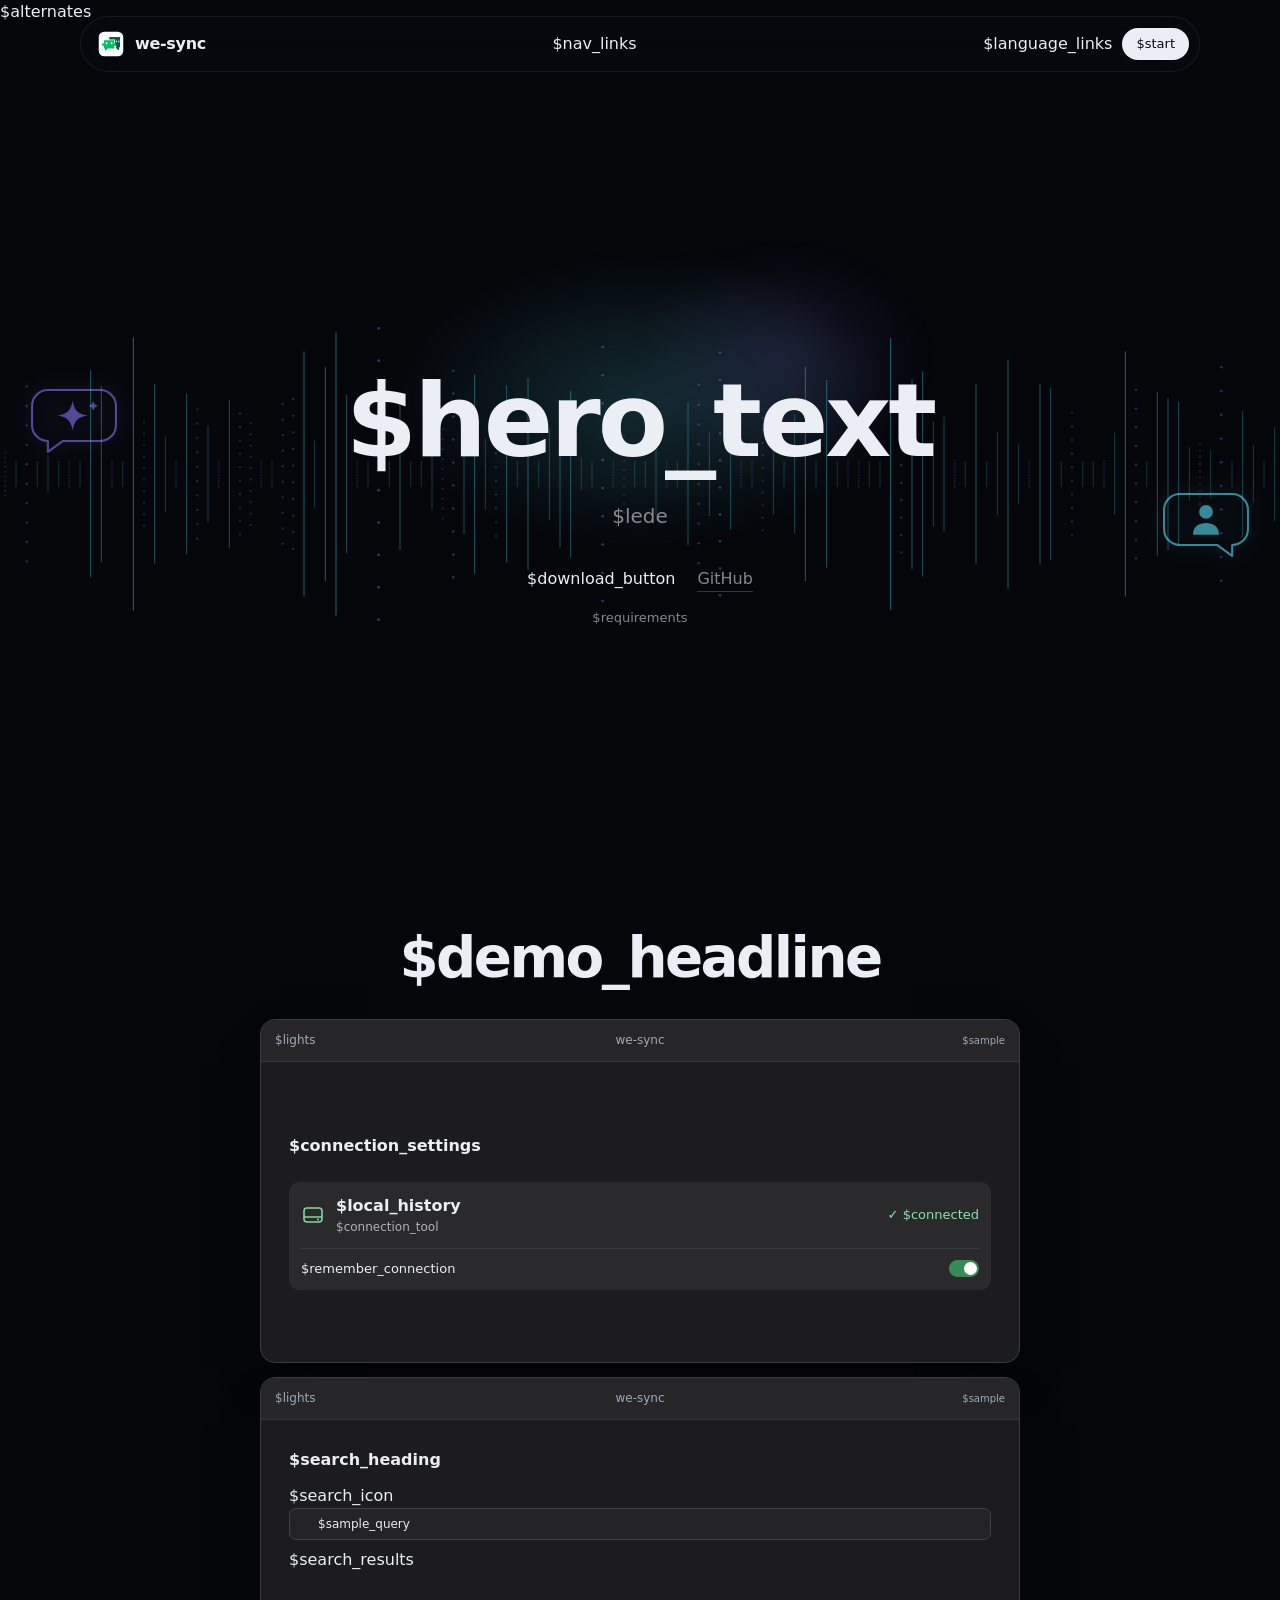
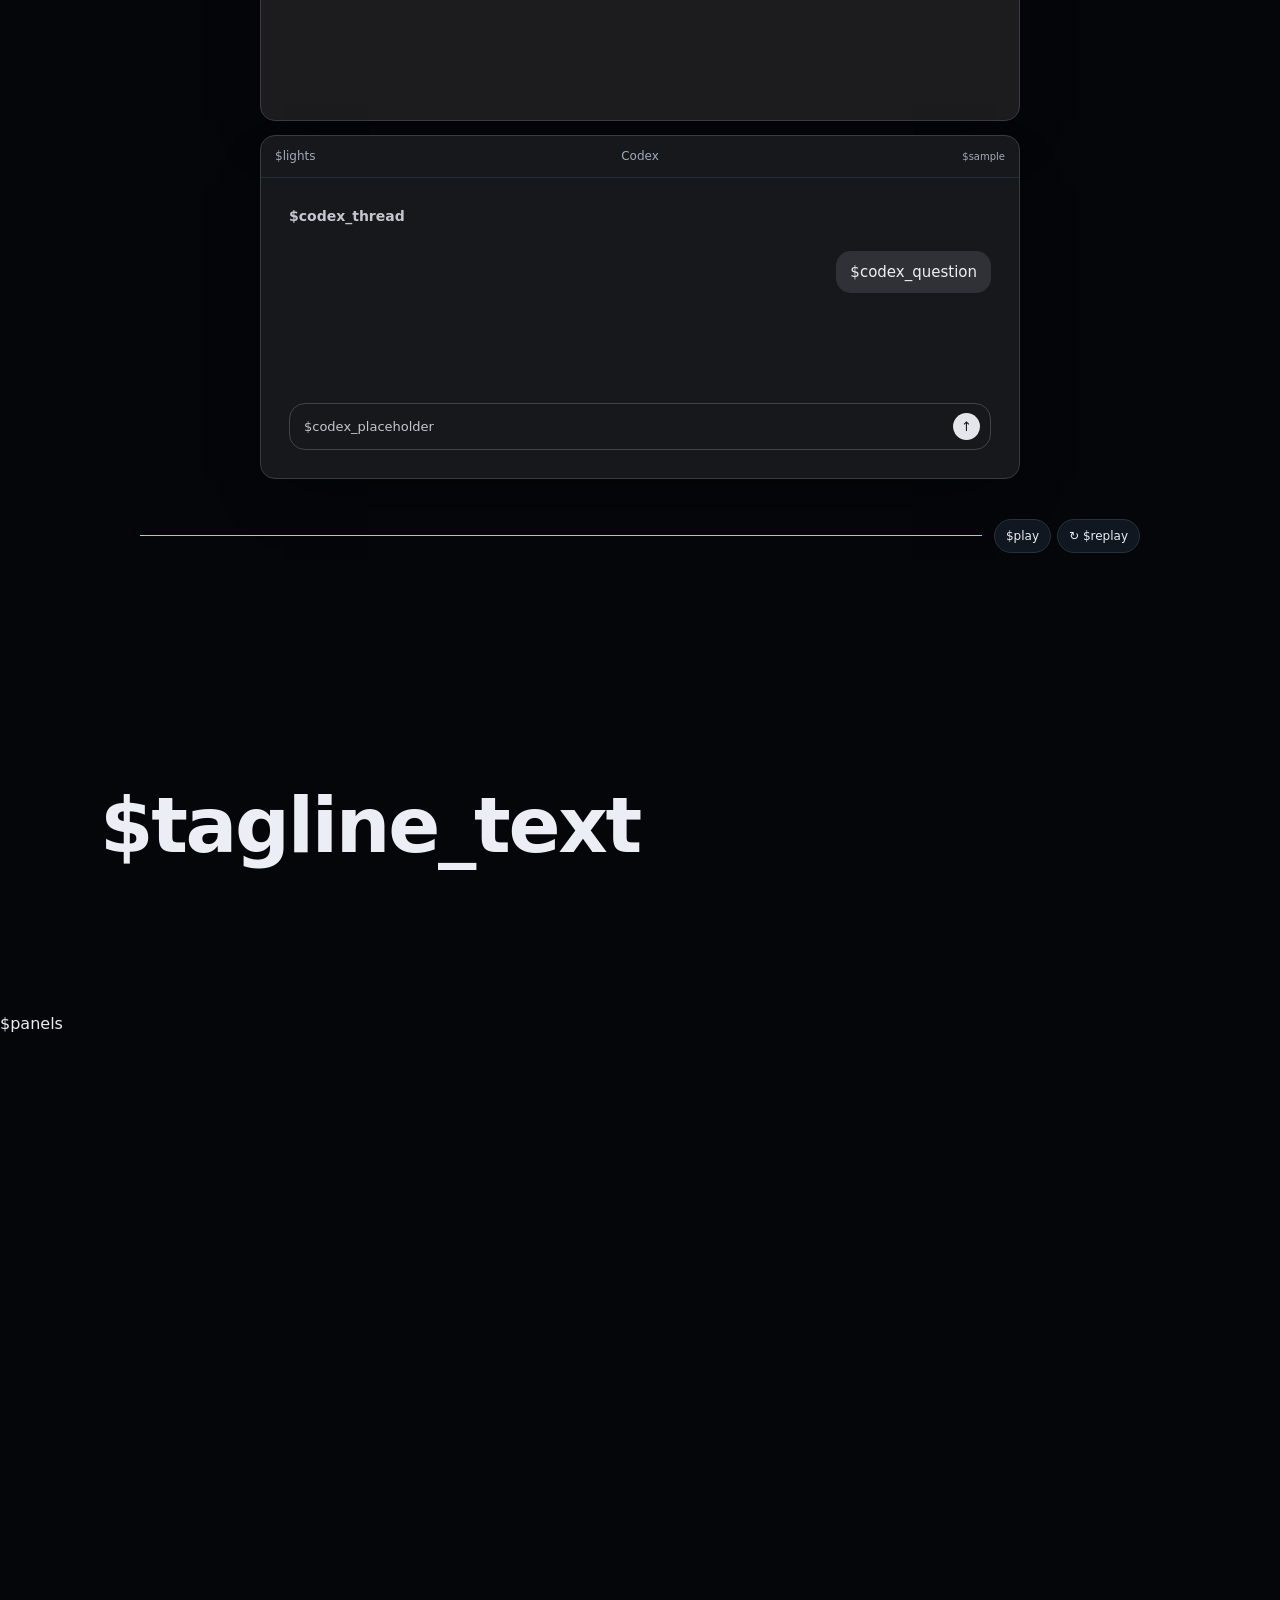
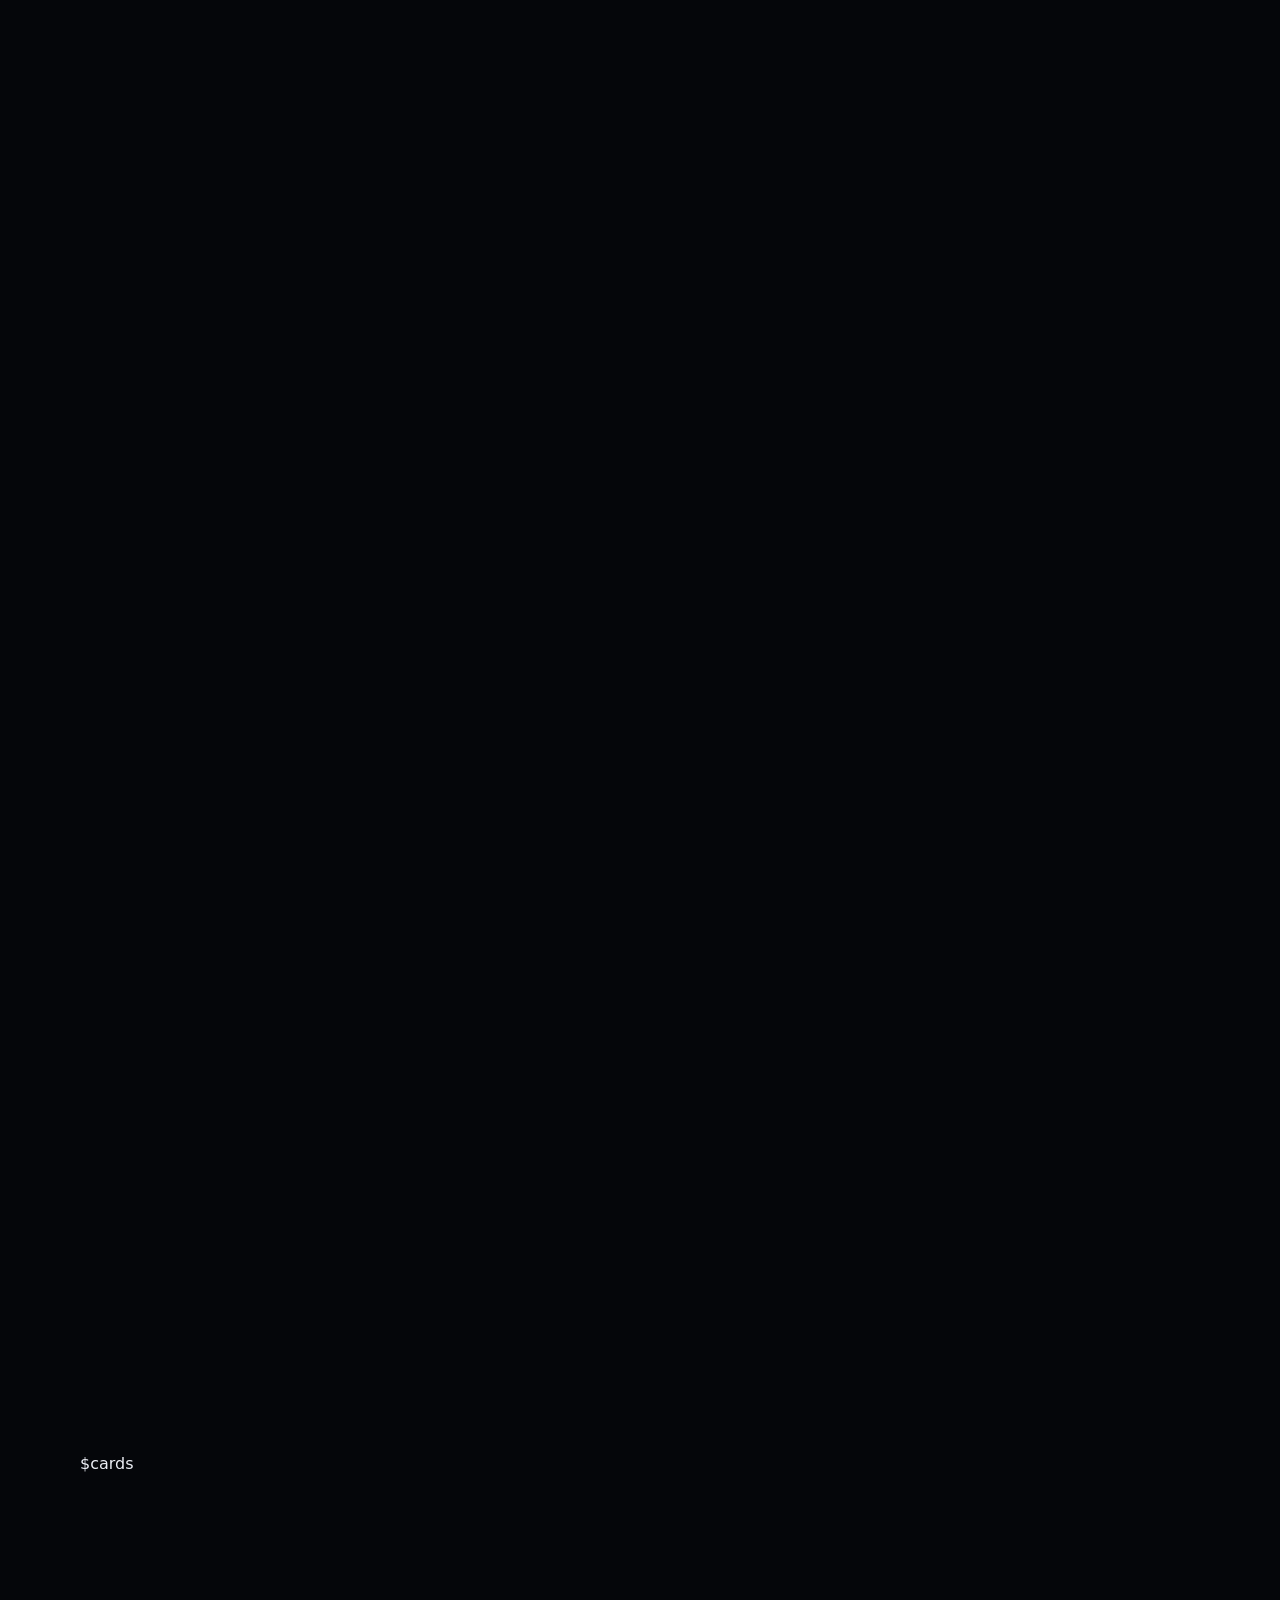
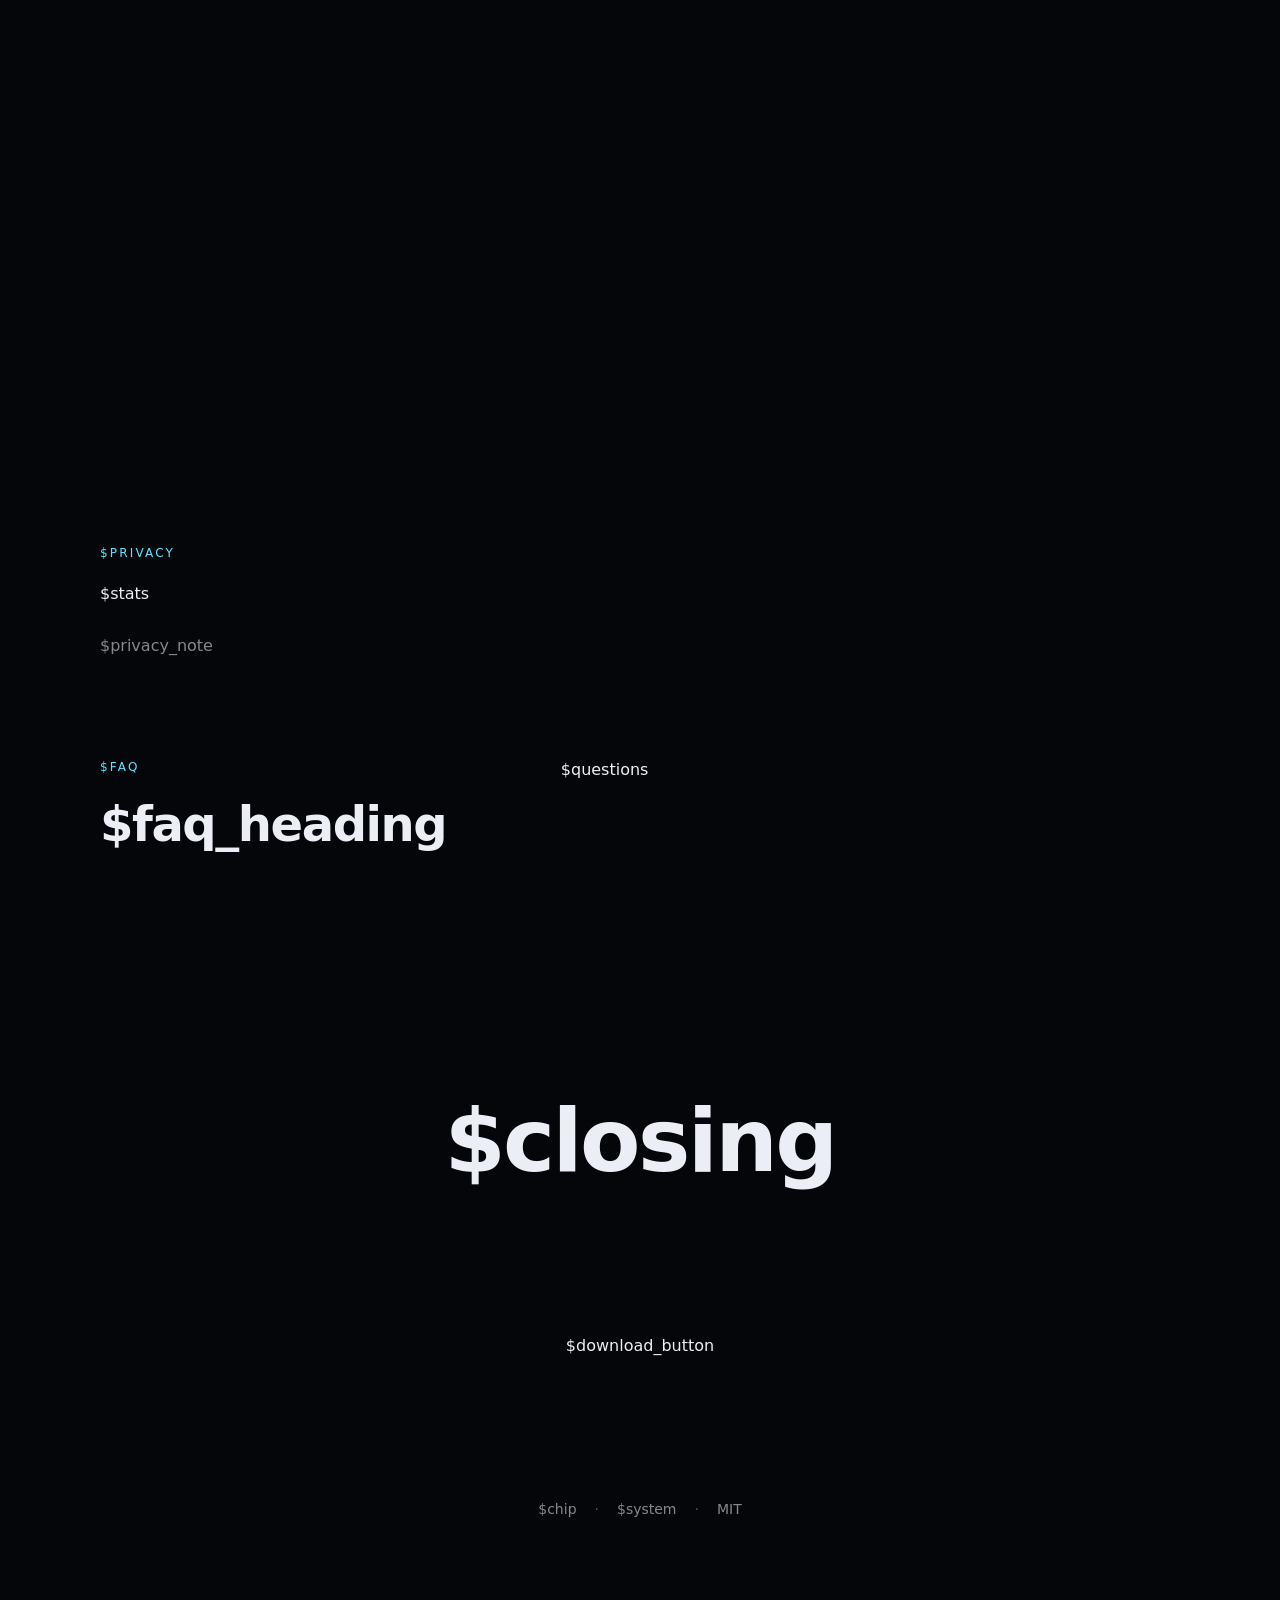
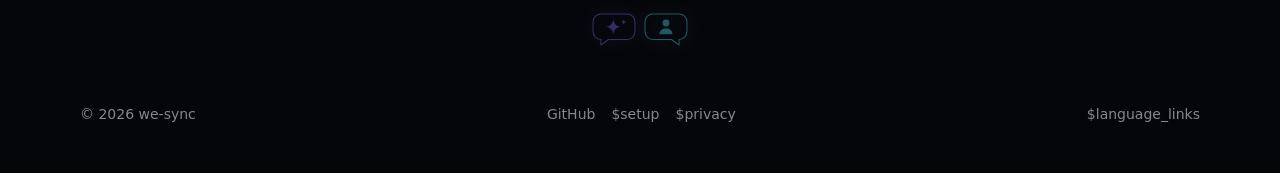
<file: website/layout.html>
<!doctype html>
<html lang="$lang">
<head>
  <meta charset="utf-8">
  <meta name="viewport" content="width=device-width, initial-scale=1">
  <meta name="color-scheme" content="dark">
  <meta name="theme-color" content="#05060a">
  <title>$title</title>
  <meta name="description" content="$lede">
  <meta property="og:title" content="$title">
  <meta property="og:description" content="$lede">
  <link rel="icon" type="image/svg+xml" href="assets/icon.svg">
  $alternates
  <link rel="stylesheet" href="assets/site.css">
  <script src="assets/site.js" defer></script>
</head>
<body>
  <a class="skip" href="#main">$skip</a>
  <header class="nav" id="top">
    <div class="nav-capsule">
      <a class="brand" href="#hero"><img src="assets/icon.svg" width="28" height="28" alt="">we-sync</a>
      <nav class="nav-links" aria-label="$navigation">$nav_links</nav>
      <div class="nav-end">
        $language_links
        <a class="btn btn-tiny" href="$download_url">$start</a>
        <button class="menu-btn" type="button" aria-expanded="false" aria-controls="menu" aria-label="$open_menu" data-open="$open_menu" data-close="$close_menu"><span></span><span></span></button>
      </div>
    </div>
    <div class="nav-panel" id="menu" hidden>
      <nav aria-label="$navigation">$nav_links<a href="$download_url">$start</a></nav>
      $language_links
    </div>
  </header>

  <main id="main">
    <section class="hero" id="hero" aria-labelledby="hero-title">
      <div class="chat-accents chat-accents-hero" aria-hidden="true">
        <svg class="chat-bubble chat-bubble-ai" viewBox="0 0 64 48" focusable="false" aria-hidden="true"><path class="chat-bubble-shell" d="M13 1.5H51A11.5 11.5 0 0 1 62.5 13V27A11.5 11.5 0 0 1 51 38.5H24L13 46.5V38.5A11.5 11.5 0 0 1 1.5 27V13A11.5 11.5 0 0 1 13 1.5Z"/><path class="chat-bubble-mark" d="M31 9C32 16 35 19 42 20C35 21 32 24 31 31C30 24 27 21 20 20C27 19 30 16 31 9ZM46 9.5Q46.6 12.5 49.5 13Q46.6 13.5 46 16.5Q45.4 13.5 42.5 13Q45.4 12.5 46 9.5Z"/></svg>
        <svg class="chat-bubble chat-bubble-human" viewBox="0 0 64 48" focusable="false" aria-hidden="true"><path class="chat-bubble-shell" d="M13 1.5H51A11.5 11.5 0 0 1 62.5 13V27A11.5 11.5 0 0 1 51 38.5V46.5L40 38.5H13A11.5 11.5 0 0 1 1.5 27V13A11.5 11.5 0 0 1 13 1.5Z"/><path class="chat-bubble-mark" d="M32 9.5A5 5 0 1 1 32 19.5A5 5 0 1 1 32 9.5ZM22.5 31C22.5 25 27 22.5 32 22.5C37 22.5 41.5 25 41.5 31Z"/></svg>
      </div>
      <canvas id="field" class="field" aria-hidden="true"></canvas>
      <div class="hero-halo" aria-hidden="true"></div>
      <div class="hero-copy">
        <h1 id="hero-title" aria-label="$hero_label">$hero_text</h1>
        <p class="lede">$lede</p>
        <div class="cta">$download_button<a class="text-link" href="$repo">GitHub</a></div>
        <p class="fine">$requirements</p>
      </div>
    </section>

    <section class="demo promo-demo" id="demo" aria-labelledby="demo-title">
      <div class="promo-frame">
        <h2 class="demo-headline" id="demo-title">$demo_headline</h2>
        <div class="demo-stage" id="preview">
          <section class="editor demo-scene native-scene" id="demo-connect" aria-label="$connect_step">
            <div class="editor-bar">$lights<span>we-sync</span><small>$sample</small></div>
            <div class="connection-scene">
              <h3>$connection_settings</h3>
              <div class="connection-details">
                <div class="connection-source">
                  <svg viewBox="0 0 24 24" aria-hidden="true"><rect x="3" y="5" width="18" height="14" rx="3"/><path d="M3 14h18m-5 2.5h2"/></svg>
                  <div><strong>$local_history</strong><small>$connection_tool</small></div>
                  <span class="connection-status"><i aria-hidden="true">✓</i> $connected</span>
                </div>
                <div class="connection-preference"><span>$remember_connection</span><span class="connection-switch" aria-hidden="true"></span></div>
              </div>
            </div>
          </section>
          <section class="editor demo-scene native-scene" id="demo-search" aria-label="$search_step">
            <div class="editor-bar">$lights<span>we-sync</span><small>$sample</small></div>
            <div class="message-search">
              <h3>$search_heading</h3>
              <label class="demo-search">$search_icon<input type="search" aria-label="$search" placeholder="$search" value="$sample_query" readonly></label>
              <div class="demo-results" aria-live="polite">$search_results<p class="empty" hidden>$no_results</p></div>
            </div>
          </section>
          <section class="editor demo-scene codex-scene" id="demo-codex" aria-label="$analysis_step">
            <div class="editor-bar">$lights<span>Codex</span><small>$sample</small></div>
            <div class="codex-thread">
              <h3>$codex_thread</h3>
              <p class="codex-question">$codex_question</p>
              <div class="codex-composer">
                <span class="codex-placeholder">$codex_placeholder</span>
                <span class="codex-draft">$codex_question</span>
                <span class="codex-send" aria-hidden="true">↑</span>
              </div>
            </div>
          </section>
        </div>
        <div class="demo-bottom">
          <div class="demo-timer" aria-hidden="true"><i></i></div>
          <div class="play-controls" hidden>
            <button id="pause" type="button" data-pause="$pause" data-play="$play">$pause</button>
            <button id="replay" type="button"><span aria-hidden="true">↻</span> $replay</button>
          </div>
        </div>
      </div>
    </section>

    <section class="tagline" id="tagline" aria-labelledby="tagline-title">
      <h2 id="tagline-title" aria-label="$tagline_label">$tagline_text</h2>
    </section>

    <section class="features" id="features" aria-label="$features">
      <div class="features-pin">
        <div class="features-track">$panels</div>
        <div class="features-progress" aria-hidden="true"><i></i><i></i><i></i><i></i></div>
      </div>
    </section>

    <section class="bento" id="bento" aria-label="$features">
      <div class="bento-grid">$cards</div>
    </section>

    <section class="privacy" id="privacy" aria-labelledby="privacy-title">
      <h2 class="kicker" id="privacy-title">$privacy</h2>
      <div class="stats">$stats</div>
      <p class="privacy-note">$privacy_note</p>
    </section>

    <section class="faq" id="faq" aria-labelledby="faq-title">
      <div class="faq-head"><p class="kicker">$faq</p><h2 id="faq-title">$faq_heading</h2></div>
      <div class="faq-list">$questions</div>
    </section>

    <section class="download" id="download" aria-labelledby="download-title">
      <div class="chat-accents chat-accents-end" aria-hidden="true">
        <svg class="chat-bubble chat-bubble-ai" viewBox="0 0 64 48" focusable="false" aria-hidden="true"><path class="chat-bubble-shell" d="M13 1.5H51A11.5 11.5 0 0 1 62.5 13V27A11.5 11.5 0 0 1 51 38.5H24L13 46.5V38.5A11.5 11.5 0 0 1 1.5 27V13A11.5 11.5 0 0 1 13 1.5Z"/><path class="chat-bubble-mark" d="M31 9C32 16 35 19 42 20C35 21 32 24 31 31C30 24 27 21 20 20C27 19 30 16 31 9ZM46 9.5Q46.6 12.5 49.5 13Q46.6 13.5 46 16.5Q45.4 13.5 42.5 13Q45.4 12.5 46 9.5Z"/></svg>
        <svg class="chat-bubble chat-bubble-human" viewBox="0 0 64 48" focusable="false" aria-hidden="true"><path class="chat-bubble-shell" d="M13 1.5H51A11.5 11.5 0 0 1 62.5 13V27A11.5 11.5 0 0 1 51 38.5V46.5L40 38.5H13A11.5 11.5 0 0 1 1.5 27V13A11.5 11.5 0 0 1 13 1.5Z"/><path class="chat-bubble-mark" d="M32 9.5A5 5 0 1 1 32 19.5A5 5 0 1 1 32 9.5ZM22.5 31C22.5 25 27 22.5 32 22.5C37 22.5 41.5 25 41.5 31Z"/></svg>
      </div>
      <canvas id="field-end" class="field field-end" aria-hidden="true"></canvas>
      <h2 id="download-title">$closing</h2>
      $download_button
      <ul class="reqs" aria-label="$system_requirements"><li>$chip</li><li>$system</li><li>MIT</li></ul>
    </section>
  </main>

  <footer class="foot">
    <p>© 2026 we-sync</p>
    <nav aria-label="$footer"><a href="$repo">GitHub</a><a href="$repo/blob/main/docs/FIRST_RUN_SETUP.md">$setup</a><a href="$repo/blob/main/PRIVACY.md">$privacy</a></nav>
    $language_links
  </footer>
</body>
</html>
</file>
<file: website/assets/site.css>
:root {
  --bg: #05060A;
  --fg: #ECEEF5;
  --mute: rgba(236, 238, 245, .56);
  --cyan: #5BE7FF;
  --purple: #8B7BFF;
  --ease: cubic-bezier(0.22, 1, 0.36, 1);
  --card: 24px;
  --pad: 20px;
  --max: 1120px;
}

html, body {
  overflow-x: clip;
}

html {
  background: var(--bg);
  color: var(--fg);
  color-scheme: dark;
}

* {
  box-sizing: border-box;
}

html, body {
  margin: 0;
  min-height: 100%;
}

body {
  font-family: Inter, -apple-system, "PingFang SC", "PingFang TC", system-ui, sans-serif;
  font-weight: 400;
  font-size: 16px;
  line-height: 1.5;
  background: var(--bg);
  color: var(--fg);
  font-synthesis: none;
  -webkit-font-smoothing: antialiased;
  text-rendering: optimizeLegibility;
}

img, svg {
  display: block;
  max-width: 100%;
}

button, a {
  font: inherit;
  color: inherit;
}

button {
  background: none;
  border: 0;
  padding: 0;
  cursor: pointer;
}

a {
  text-decoration: none;
}

:focus {
  outline: none;
}

:focus-visible {
  outline: 2px solid var(--cyan);
  outline-offset: 2px;
}

::selection {
  background: rgba(91, 231, 255, .28);
  color: var(--fg);
}

.skip {
  position: absolute;
  left: 12px;
  top: 12px;
  z-index: 80;
  padding: 8px 14px;
  border-radius: 999px;
  background: var(--fg);
  color: var(--bg);
  transform: translateY(-120%);
  opacity: 0;
}

.skip:focus-visible {
  transform: none;
  opacity: 1;
}

.kicker {
  margin: 0 0 12px;
  color: var(--cyan);
  font-size: 12px;
  font-weight: 500;
  letter-spacing: .18em;
  text-transform: uppercase;
}

.btn {
  display: inline-flex;
  align-items: center;
  justify-content: center;
  gap: 8px;
  min-height: 48px;
  padding: 0 22px;
  border-radius: 999px;
  font-weight: 500;
  background: var(--fg);
  color: #07080d;
}

.btn-tiny {
  min-height: 32px;
  padding: 0 14px;
  font-size: 13px;
}

.btn-glow {
  position: relative;
  isolation: isolate;
  z-index: 0;
  overflow: hidden;
}

.btn-glow::before,
.btn-glow::after {
  content: "";
  position: absolute;
  pointer-events: none;
}

.btn-glow::before {
  inset: auto;
  width: 200%;
  aspect-ratio: 1;
  height: auto;
  left: 50%;
  top: 50%;
  border-radius: 0;
  background: conic-gradient(from 0deg, var(--cyan), var(--purple), var(--cyan));
  z-index: -2;
  animation: glow-spin 7s linear infinite;
  transform: translate(-50%, -50%);
}

.btn-glow::after {
  inset: 1.5px;
  border-radius: inherit;
  background: var(--fg);
  z-index: -1;
}

.btn-glyph {
  width: 16px;
  height: 16px;
}

.text-link {
  color: var(--mute);
  font-weight: 500;
  border-bottom: 1px solid rgba(236, 238, 245, .2);
}

.text-link:hover {
  color: var(--fg);
}

.lang {
  display: flex;
  align-items: center;
  gap: 2px;
}

.lang a {
  padding: 4px 8px;
  border-radius: 999px;
  color: var(--mute);
  font-size: 13px;
  font-weight: 500;
}

.lang a[aria-current="page"] {
  color: var(--fg);
  background: rgba(236, 238, 245, .08);
}

.nav {
  position: fixed;
  top: 16px;
  left: 0;
  right: 0;
  z-index: 50;
  display: flex;
  justify-content: center;
  padding: 0 12px;
  pointer-events: none;
}

.nav-capsule {
  pointer-events: auto;
  position: relative;
  z-index: 2;
  width: min(var(--max), 100%);
  display: flex;
  align-items: center;
  gap: 18px;
  min-height: 56px;
  padding: 8px 10px 8px 16px;
  border-radius: 999px;
  background: rgba(8, 10, 16, .62);
  border: 1px solid rgba(236, 238, 245, .08);
  backdrop-filter: blur(20px);
  -webkit-backdrop-filter: blur(20px);
}

.brand {
  display: flex;
  align-items: center;
  gap: 10px;
  font-weight: 600;
  letter-spacing: -.02em;
  flex: 0 0 auto;
}

.brand img {
  width: 28px;
  height: 28px;
  border-radius: 8px;
}

.nav-links {
  display: flex;
  flex: 1;
  justify-content: center;
  flex-wrap: wrap;
  gap: 18px 28px;
}

.nav-links a {
  color: var(--mute);
  font-size: 14px;
  font-weight: 500;
}

.nav-links a:hover {
  color: var(--fg);
}

.nav-end {
  margin-left: auto;
  display: flex;
  align-items: center;
  gap: 10px;
}

.menu-btn {
  display: none;
  width: 40px;
  height: 40px;
  place-items: center;
  position: relative;
  border-radius: 999px;
}

.menu-btn span {
  position: absolute;
  width: 16px;
  height: 1.5px;
  background: var(--fg);
  border-radius: 2px;
  transition: transform 500ms var(--ease);
}

.menu-btn span:first-child {
  transform: translateY(-3px);
}

.menu-btn span:last-child {
  transform: translateY(3px);
}

.nav.is-open .menu-btn span:first-child {
  transform: rotate(45deg);
}

.nav.is-open .menu-btn span:last-child {
  transform: rotate(-45deg);
}

.nav-panel[hidden] {
  display: flex !important;
}

.nav-panel {
  pointer-events: none;
  position: fixed;
  inset: 0;
  z-index: 1;
  display: flex;
  flex-direction: column;
  justify-content: center;
  gap: 48px;
  padding: 96px 28px 40px;
  background: rgba(5, 6, 10, .92);
  backdrop-filter: blur(20px);
  -webkit-backdrop-filter: blur(20px);
  transform: translateY(-8px);
  opacity: 0;
  visibility: hidden;
  transition: opacity 300ms, transform 700ms var(--ease), visibility 300ms;
}

.nav.is-open .nav-panel {
  pointer-events: auto;
  opacity: 1;
  transform: none;
  visibility: visible;
}

.nav-panel nav {
  display: flex;
  flex-direction: column;
  gap: 18px;
}

.nav-panel a {
  font-size: clamp(28px, 8vw, 44px);
  font-weight: 600;
  letter-spacing: -.03em;
}

.hero {
  position: relative;
  min-height: 100svh;
  display: grid;
  place-items: center;
  padding: 120px 20px 72px;
  overflow: clip;
}

.field {
  position: absolute;
  inset: 0;
  width: 100%;
  height: 100%;
  pointer-events: none;
}

.hero-halo {
  position: absolute;
  width: min(720px, 80vw);
  height: min(420px, 50vh);
  left: 50%;
  top: 42%;
  transform: translate(-50%, -50%);
  background:
    radial-gradient(closest-side, rgba(91, 231, 255, .16), transparent 70%),
    radial-gradient(closest-side at 70% 40%, rgba(139, 123, 255, .14), transparent 68%);
  filter: blur(8px);
  pointer-events: none;
}

.hero-copy {
  position: relative;
  z-index: 1;
  width: min(980px, 100%);
  text-align: center;
  overflow-wrap: anywhere;
}

.hero h1 {
  margin: 0;
  font-size: clamp(40px, 8vw, 120px);
  font-weight: 600;
  letter-spacing: -.03em;
  line-height: 1.02;
}

.hero-line {
  display: block;
}

.hero-ch {
  display: inline-block;
  white-space: nowrap;
  will-change: transform, opacity, filter;
}

.hero-accent {
  color: var(--cyan);
}

.hero-caret {
  display: inline-block;
  width: 3px;
  height: .78em;
  margin-inline: .08em 0;
  background: var(--cyan);
  border-radius: 2px;
  vertical-align: -.08em;
  animation: blink 1.1s steps(1) infinite;
  box-shadow: 0 0 18px rgba(91, 231, 255, .7);
}

.js:not(.reduced):not(.booted) .hero-ch {
  opacity: 0;
  transform: translateY(40%);
  filter: blur(8px);
}

.js.booted .hero-ch {
  opacity: 1;
  transform: none;
  filter: none;
  transition: transform 800ms var(--ease), opacity 800ms var(--ease), filter 800ms var(--ease);
  transition-delay: calc(var(--i) * 30ms);
}

.js.booted [data-split="word"] .hero-ch {
  transition-delay: calc(var(--i) * 60ms);
}

.lede {
  margin: 28px auto 0;
  max-width: 34em;
  color: var(--mute);
  font-size: clamp(16px, 2vw, 20px);
}

.cta {
  margin-top: 36px;
  display: flex;
  justify-content: center;
  align-items: center;
  gap: 22px;
  flex-wrap: wrap;
}

.fine {
  margin: 16px 0 0;
  color: var(--mute);
  font-size: 13px;
}

.demo {
  position: relative;
  padding: 16px 16px 40px;
}

.promo-demo {
  padding-top: 0;
}

.promo-frame {
  display: block;
  width: 100%;
  max-width: 1120px;
  margin: 0 auto;
  border: 0;
  background: transparent;
  color-scheme: dark;
  overflow: hidden;
}

.tagline {
  padding: 18vh 20px 16vh;
}

.tagline h2 {
  width: min(1080px, 100%);
  margin: 0 auto;
  font-size: clamp(40px, 6vw, 88px);
  font-weight: 600;
  letter-spacing: -.03em;
  line-height: 1.08;
  overflow-wrap: anywhere;
}

.tag-line {
  display: block;
}

.t-ch {
  display: inline-block;
  white-space: nowrap;
  opacity: 1;
}

.js:not(.reduced) .t-ch {
  opacity: .28;
  text-shadow: none;
}

.js:not(.reduced) .t-ch.lit {
  opacity: 1;
  color: var(--fg);
  text-shadow: none;
  animation: tag-flash 600ms var(--ease);
}

.features {
  position: relative;
  overflow-x: clip;
}

.features-pin {
  padding: 48px 20px;
  position: relative;
}

.features-track {
  display: grid;
  gap: 64px;
}

.feature-panel {
  display: grid;
  gap: 28px;
  align-items: center;
}

.features-progress {
  display: none;
}

.feature-copy h3 {
  margin: 0 0 12px;
  font-size: clamp(28px, 4vw, 48px);
  font-weight: 600;
  letter-spacing: -.03em;
  line-height: 1.1;
}

.feature-copy p {
  margin: 0;
  color: var(--mute);
  font-size: 18px;
  max-width: 28em;
}

.shot {
  margin: 0;
  min-width: 0;
}

.feature-copy {
  min-width: 0;
}

.shot[data-scene] {
  contain: layout paint;
}

.shot-frame {
  border-radius: var(--card);
  padding: 12px;
  overflow: hidden;
  background:
    linear-gradient(135deg, rgba(91, 231, 255, .55), rgba(139, 123, 255, .28));
  box-shadow: 0 0 48px rgba(91, 231, 255, .08);
}
.bento {
  padding: 40px 16px 80px;
}

.bento-grid {
  width: min(var(--max), 100%);
  margin: 0 auto;
  display: grid;
  gap: 14px;
}

.bento-card {
  --mx: 50%;
  --my: 50%;
  position: relative;
  overflow: hidden;
  border-radius: var(--card);
  padding: var(--pad);
  background: rgba(14, 16, 24, .72);
  border: 1px solid rgba(236, 238, 245, .08);
  min-height: 220px;
  display: flex;
  flex-direction: column;
  gap: 10px;
}

.bento-card::before {
  content: "";
  position: absolute;
  inset: 0;
  border-radius: inherit;
  padding: 1px;
  background: radial-gradient(180px circle at var(--mx) var(--my), rgba(91, 231, 255, .8), rgba(139, 123, 255, .2) 36%, transparent 68%);
  -webkit-mask: linear-gradient(#000 0 0) content-box, linear-gradient(#000 0 0);
  -webkit-mask-composite: xor;
  mask: linear-gradient(#000 0 0) content-box, linear-gradient(#000 0 0);
  mask-composite: exclude;
  opacity: 0;
  transition: opacity 300ms;
  pointer-events: none;
}

.bento-card:hover::before {
  opacity: 1;
}

.bento-icon {
  width: 36px;
  height: 36px;
  color: var(--cyan);
}

.bento-icon svg {
  width: 28px;
  height: 28px;
  fill: none;
  stroke: currentColor;
  stroke-width: 1.5;
  stroke-linecap: round;
  stroke-linejoin: round;
}

.bento-card h3 {
  margin: 0;
  font-size: 20px;
  font-weight: 600;
  letter-spacing: -.02em;
}

.bento-card p {
  margin: 0;
  color: var(--mute);
  font-size: 15px;
}

.mini {
  margin-top: auto;
  min-height: 64px;
  display: flex;
  align-items: center;
  gap: 10px;
  color: var(--fg);
  font-size: 13px;
  font-weight: 500;
}
.privacy {
  padding: 48px 20px 80px;
  width: min(var(--max), 100%);
  margin: 0 auto;
}

.stats {
  display: grid;
  gap: 24px;
  margin-top: 20px;
}

.stat-value {
  margin: 0;
  font-size: clamp(48px, 8vw, 88px);
  font-weight: 600;
  letter-spacing: -.04em;
  line-height: 1;
  color: var(--cyan);
}

.stat-value small {
  margin-left: 8px;
  font-size: .38em;
  color: var(--fg);
  font-weight: 500;
  letter-spacing: -.02em;
}

.stat-label {
  margin: 10px 0 0;
  color: var(--mute);
  max-width: 16em;
}

.privacy-note {
  margin: 28px 0 0;
  color: var(--mute);
  max-width: 42em;
}

.faq {
  width: min(var(--max), 100%);
  margin: 0 auto;
  padding: 20px 20px 96px;
  display: grid;
  gap: 28px;
}

.faq-head h2 {
  margin: 0;
  font-size: clamp(28px, 4vw, 48px);
  letter-spacing: -.03em;
}

.faq-item {
  border-top: 1px solid rgba(236, 238, 245, .1);
}

.faq-item:last-child {
  border-bottom: 1px solid rgba(236, 238, 245, .1);
}

.faq-item summary {
  list-style: none;
  cursor: pointer;
  display: flex;
  align-items: center;
  justify-content: space-between;
  gap: 16px;
  padding: 18px 0;
  font-size: 18px;
  font-weight: 500;
}

.faq-item summary::-webkit-details-marker {
  display: none;
}

.faq-item summary::after {
  content: "";
  width: 12px;
  height: 12px;
  flex: 0 0 auto;
  border-right: 1.5px solid var(--fg);
  border-bottom: 1.5px solid var(--fg);
  transform: rotate(45deg);
  transition: transform 500ms var(--ease);
}

.faq-item.is-open summary::after,
.faq-item[open] summary::after {
  transform: rotate(225deg);
}

.faq-body {
  display: grid;
  grid-template-rows: 0fr;
  transition: grid-template-rows 500ms var(--ease);
}

.faq-item[open] .faq-body,
.faq-item.is-open .faq-body {
  grid-template-rows: 1fr;
}

.js.ready .faq-item[open] .faq-body {
  grid-template-rows: 0fr;
}

.js.ready .faq-item.is-open .faq-body {
  grid-template-rows: 1fr;
}

.faq-body-inner {
  overflow: hidden;
}

.faq-body p {
  margin: 0 0 18px;
  color: var(--mute);
  max-width: 42em;
}

.download {
  position: relative;
  min-height: 80svh;
  display: grid;
  place-items: center;
  text-align: center;
  padding: 80px 20px 96px;
  overflow: clip;
}

.field-end {
  opacity: .7;
}

.download h2 {
  position: relative;
  margin: 0 0 28px;
  max-width: 14em;
  font-size: clamp(40px, 7vw, 88px);
  font-weight: 600;
  letter-spacing: -.03em;
  line-height: 1.05;
}

.download .btn {
  position: relative;
}

.reqs {
  position: relative;
  display: flex;
  flex-wrap: wrap;
  justify-content: center;
  gap: 8px 18px;
  margin: 22px 0 0;
  padding: 0;
  list-style: none;
  color: var(--mute);
  font-size: 14px;
}

.reqs li + li::before {
  content: "·";
  margin-right: 18px;
  color: rgba(236, 238, 245, .32);
}

.foot {
  display: flex;
  flex-wrap: wrap;
  gap: 16px 28px;
  align-items: center;
  justify-content: space-between;
  width: min(var(--max), calc(100% - 40px));
  margin: 0 auto;
  padding: 28px 0 48px;
  color: var(--mute);
  font-size: 14px;
}

.foot p {
  margin: 0;
}

.foot nav {
  display: flex;
  flex-wrap: wrap;
  gap: 16px;
}

@keyframes blink {
  50% { opacity: 0; }
}

@keyframes glow-spin {
  to { transform: translate(-50%, -50%) rotate(360deg); }
}

@keyframes tag-flash {
  0%, 15% { text-shadow: 0 0 16px rgba(91, 231, 255, .85); }
  100% { text-shadow: none; }
}

@media (min-width: 560px) {
  .hero h1 {
    font-size: clamp(56px, 8vw, 120px);
  }

  .hero-line {
    white-space: nowrap;
  }
}

@media (min-width: 720px) {
  .feature-panel {
    grid-template-columns: minmax(340px, 5fr) minmax(0, 7fr);
    gap: 48px;
  }

  .bento-grid {
    grid-template-columns: 1fr 1fr;
  }

  .stats {
    grid-template-columns: repeat(3, 1fr);
    gap: 32px;
  }

  .faq {
    grid-template-columns: .8fr 1.2fr;
    gap: 48px;
    align-items: start;
  }
}

@media (min-width: 900px) {
  .nav-links {
    display: flex;
  }

  .menu-btn,
  .js.ready .menu-btn {
    display: none !important;
  }

  .js.ready:not(.reduced) .features {
    height: 400vh;
  }

  .js.ready:not(.reduced) .features-pin {
    position: sticky;
    top: 0;
    height: 100vh;
    overflow: hidden;
    padding: 0;
  }

  .js.ready:not(.reduced) .features-track {
    display: flex;
    gap: 0;
    width: 400vw;
    height: 100%;
    will-change: transform;
  }

  .js.ready:not(.reduced) .feature-panel {
    flex: 0 0 100vw;
    width: 100vw;
    height: 100%;
    grid-template-columns: minmax(340px, 5fr) minmax(0, 7fr);
    gap: 64px;
    padding-left: max(40px, calc((100vw - 1200px) / 2));
    padding-right: max(40px, calc((100vw - 1200px) / 2));
  }

  .js.ready:not(.reduced) .features-progress {
    display: flex;
    gap: 8px;
    position: absolute;
    left: 50%;
    bottom: 28px;
    transform: translateX(-50%);
    width: min(240px, 40vw);
    z-index: 2;
  }

  .js.ready:not(.reduced) .features-progress i {
    flex: 1 1 0;
    height: 2px;
    border-radius: 999px;
    background: rgba(236, 238, 245, .18);
  }

  .js.ready:not(.reduced) .features-progress i.is-on {
    background: var(--cyan);
  }

  .bento-grid {
    grid-template-columns: 1.25fr 1fr 1.1fr;
  }
}

@media (max-width: 899px) {
  .nav-capsule {
    gap: 10px;
    flex-wrap: wrap;
    border-radius: 28px;
  }

  .nav-links {
    gap: 12px 16px;
    font-size: 13px;
  }

  .js.ready .nav-capsule {
    flex-wrap: nowrap;
    border-radius: 999px;
  }

  .js.ready .nav-links {
    display: none;
  }

  .js.ready .menu-btn {
    display: grid;
  }

  .js.ready .nav-end .lang,
  .js.ready .nav-end .btn-tiny {
    display: none;
  }
}
@media (prefers-reduced-motion: reduce) {
  *, *::before, *::after { animation-duration: .01ms !important; transition-duration: .01ms !important; }
  .js .t-ch { opacity: 1; }
}

.page-hidden .hero-caret,
.page-hidden .btn-glow::before { animation-play-state: paused; }

/* we-sync product scenes */
:root {
  --window: #11141e;
  --window-line: #242b39;
  --window-muted: #a0aaba;
  --green: #a5e6b7;
}

html { scroll-padding-top: 78px; }
.nav-panel .lang { flex-direction: row; }
.nav-panel .lang a { font-size: 14px; }

.promo-frame {
  display: flex;
  flex-direction: column;
  align-items: center;
  gap: 18px;
  padding: 4px 12px 30px;
}

.demo-headline {
  display: flex;
  flex-wrap: wrap;
  justify-content: center;
  column-gap: .23em;
  margin: 0 0 12px;
  text-align: center;
  font-size: clamp(24px, 4.4vw, 60px);
  line-height: 1.08;
  font-weight: 650;
  letter-spacing: -.045em;
}
.demo-headline a { color: #aab0bf; padding: 5px 8px; border-radius: 8px; }
.demo-headline a:hover { color: var(--fg); }
.demo-headline a[aria-current="step"] { color: var(--cyan); }
.demo-stage { width: min(760px, 100%); display: grid; gap: 14px; }

.editor, .scene-window {
  width: min(690px, 100%);
  border: 1px solid #344653;
  border-radius: 15px;
  overflow: hidden;
  background: linear-gradient(145deg, #151925, #0c0f17);
  box-shadow: 0 25px 55px -25px #0009;
}
.demo-scene { width: 100%; scroll-margin-top: 10px; }
.native-scene { background: #1c1c1e; border-color: #3b3b40; }
.native-scene .editor-bar { background: #262628; border-color: #343437; }
.connection-scene, .message-search, .codex-thread { min-height: 300px; padding: clamp(14px, 4vw, 28px); }
.connection-scene { display: grid; align-content: center; gap: 12px; }
.connection-scene h3, .message-search h3, .codex-thread h3 { margin: 0 0 12px; font-size: 16px; }
.connection-details { border-radius: 10px; background: #2a2a2d; padding: 12px; }
.connection-source { display: flex; align-items: center; gap: 11px; }
.connection-source svg { width: 24px; flex: 0 0 24px; fill: none; stroke: #81d7a0; stroke-width: 1.6; }
.connection-source small { display: block; color: #b2b2b8; font-size: 12px; }
.connection-status { margin-inline-start: auto; color: #8fe0ac; font-size: 13px; text-align: end; }
.connection-status i { font-style: normal; }
.connection-preference { display: flex; align-items: center; justify-content: space-between; gap: 8px; margin-top: 12px; padding-top: 10px; border-top: 1px solid #3c3c40; font-size: 13px; }
.connection-switch { width: 30px; height: 17px; flex: 0 0 30px; padding: 2px; border-radius: 10px; background: #378957; }
.connection-switch::after { content: ""; display: block; margin-inline-start: auto; width: 13px; height: 13px; border-radius: 50%; background: white; }
.message-search .demo-search input { background: #242426; border-color: #404045; }
.demo-result { padding: 7px 0; border-bottom: 1px solid #343437; }
.demo-result > div { display: flex; justify-content: space-between; gap: 8px; color: #bdbdc4; font-size: 12px; }
.demo-result p { margin: 2px 0; font-size: 14px; }
.demo-result small { color: #aaaab0; font-size: 11px; }
.demo-result mark { background: #28513a; color: #b0f0c3; padding: 0 2px; border-radius: 2px; }
.codex-scene { background: #17181b; border-color: #393b40; }
.codex-thread { display: flex; flex-direction: column; gap: 12px; }
.codex-thread h3 { color: #c4c6ce; font-size: 14px; }
.codex-question { align-self: end; max-width: min(86%, 430px); margin: 0; padding: 10px 14px; background: #303137; border-radius: 15px; font-size: 15px; }
.codex-composer { display: flex; align-items: center; gap: 12px; margin-top: auto; padding: 9px 10px 9px 14px; border: 1px solid #41434a; border-radius: 16px; color: #c4c6ce; font-size: 13px; }
.codex-send { display: grid; place-items: center; width: 27px; height: 27px; flex: 0 0 27px; margin-inline-start: auto; border-radius: 50%; background: #e5e6eb; color: #17181b; }
.codex-draft, .is-composing .codex-question, .is-composing .codex-placeholder { display: none; }
.is-composing .codex-draft { display: inline; color: var(--fg); }
.editor-bar {
  display: grid;
  grid-template-columns: 1fr auto 1fr;
  align-items: center;
  min-height: 42px;
  padding: 0 14px;
  border-bottom: 1px solid var(--window-line);
  color: var(--window-muted);
  font-size: 12px;
}
.editor-bar > small { justify-self: end; font-size: 10px; }
.lights { display: flex; gap: 5px; }
.lights i { width: 7px; height: 7px; border-radius: 50%; background: #f18079; }
.lights i:nth-child(2) { background: #e3bf6e; }
.lights i:nth-child(3) { background: #82ce97; }

.demo-workspace { display: grid; grid-template-columns: 32% minmax(0, 1fr); min-height: 268px; }
.demo-sidebar { min-width: 0; padding: 10px; border-right: 1px solid var(--window-line); background: #141923; }
.demo-search { position: relative; display: block; margin-bottom: 8px; }
.demo-search svg { position: absolute; left: 8px; top: 8px; width: 15px; color: var(--window-muted); pointer-events: none; }
.demo-search input {
  width: 100%;
  height: 32px;
  padding-inline: 28px 8px;
  border: 1px solid #343d50;
  border-radius: 7px;
  background: #1a202c;
  color: var(--fg);
  font: inherit;
  font-size: 12px;
}
.demo-search input::placeholder { color: var(--window-muted); }
.demo-row {
  display: flex;
  align-items: center;
  gap: 7px;
  width: 100%;
  min-width: 0;
  padding: 7px;
  border-radius: 7px;
  text-align: start;
  font-size: 12px;
}
.demo-row.active { background: #26384a; }
button.demo-row:hover { background: #253044; }
.demo-row > span:last-child { min-width: 0; }
.demo-row b, .demo-row small, .sample-file b { display: block; overflow: hidden; text-overflow: ellipsis; white-space: nowrap; }
.demo-row small, .sample-file small { color: var(--window-muted); font-size: 10px; }
.avatar {
  display: grid;
  place-items: center;
  flex: 0 0 25px;
  height: 25px;
  border-radius: 7px;
  color: #c6efcf;
  background: #31503f;
  font-size: 11px;
}
.avatar.blue { color: #d6e9ff; background: #314562; }
.avatar.rose { color: #f4d3e4; background: #563c52; }
.demo-chat { min-width: 0; padding: 12px 14px; }
.demo-chat h3 { margin: 0 0 12px; font-size: 13px; }
.demo-messages { display: grid; gap: 7px; }
.demo-time { color: var(--window-muted); text-align: center; font-size: 10px; }
.bubble {
  justify-self: start;
  max-width: 91%;
  margin: 0;
  padding: 7px 9px;
  border-radius: 7px;
  color: var(--fg);
  background: #222b3a;
  font-size: 12px;
  overflow-wrap: anywhere;
}
.bubble.sent { justify-self: end; background: #284c36; }
.sample-file { display: flex; align-items: center; gap: 7px; }
.file-icon { padding: 4px 5px; border-radius: 4px; background: #573b42; color: #ffd2c7; font-size: 9px; font-weight: 650; }
.empty { margin: 64px 8px; color: var(--window-muted); text-align: center; font-size: 13px; }
.mini i { width: 6px; height: 6px; border-radius: 50%; background: var(--cyan); box-shadow: 0 0 10px #5be7ff80; }
.demo-bottom { display: flex; width: min(100%, 1000px); align-items: center; gap: 12px; margin-top: 22px; }
.demo-timer { flex: 1; height: 1px; background: #222632; }
.demo-timer i { display: block; height: 1px; width: var(--progress, 100%); background: var(--cyan); }
.play-controls { display: flex; gap: 6px; }
.play-controls[hidden], .demo [hidden] { display: none; }
.play-controls button { padding: 7px 11px; border: 1px solid #25323c; border-radius: 999px; background: #111721; font-size: 12px; }
.play-controls button:hover { background: #1e2935; }

.scene-window { width: 100%; min-height: 346px; }
.scene-content { display: grid; gap: 12px; padding: 20px; }
.scene-content h4 { margin: 0 0 4px; text-align: center; font-size: 19px; }
.scene-choice { display: grid; grid-template-columns: repeat(2, minmax(0, 1fr)); gap: 12px; }
.scene-card, .scene-strip {
  min-width: 0;
  padding: 14px;
  border: 1px solid #30394d;
  border-radius: 13px;
  background: #1c2431;
  font-size: 13px;
}
.scene-card:first-child { border-color: #4b7792; background: linear-gradient(145deg, #28394e, #23233c); }
.scene-card small, .scene-strip small { display: block; margin-top: 5px; color: var(--window-muted); font-size: 12px; }
.scene-icon { display: block; margin-bottom: 7px; color: var(--cyan); font-size: 18px; }
.scene-strip { display: flex; align-items: center; justify-content: space-between; gap: 10px; }
.scene-strip b { color: var(--cyan); }
.search-scene .scene-strip { justify-content: start; }
.search-scene svg { flex: 0 0 16px; color: var(--cyan); }
.document-paper { width: min(270px, 90%); padding: 21px 20px; margin: 0 auto; border-radius: 6px; background: #ecedf3; color: #21283b; box-shadow: 0 12px 24px #0006; }
.document-paper p { margin: 0 0 13px; font-weight: 650; }
.document-paper i { display: block; width: 100%; height: 3px; margin: 12px 0; border-radius: 4px; background: #c1c9da; }
.document-paper i:last-child { width: 65%; }
.history-scene .demo-workspace { min-height: 300px; }
.mini svg { flex: 0 0 15px; width: 15px; color: var(--cyan); }
.mini i { flex: 0 0 6px; }
.mini-search, .mini-filter, .mini-cli {
  width: min(100%, 280px);
  min-height: 35px;
  padding: 7px 10px;
  border: 1px solid #29333f;
  border-radius: 8px;
  background: #10151d;
}
.mini-search i, .mini-cli i { width: 2px; height: 12px; flex-basis: 2px; border-radius: 1px; }
.mini-filter i { margin-inline-start: auto; border: solid var(--window-muted); border-width: 0 1px 1px 0; border-radius: 0; background: none; box-shadow: none; transform: rotate(45deg); }
.mini-file svg { width: 31px; padding: 6px; flex-basis: 31px; border-radius: 6px; background: #342638; color: #f4adc5; }
.mini-file i { display: none; }
.mini-cache i { height: 2px; flex-basis: 28%; border-radius: 5px; box-shadow: none; background: linear-gradient(90deg, var(--cyan), transparent); }
.mini-policy i { width: 27px; height: 14px; flex-basis: 27px; margin-inline-start: auto; border-radius: 14px; box-shadow: inset 0 0 0 4px #193349; }
.mini-cli { font: 11px ui-monospace, monospace; }
.in-view .mini-search i, .in-view .mini-cli i { animation: blink 1.4s steps(1) infinite; }
.page-hidden .mini i { animation-play-state: paused; }
.js.ready:not(.reduced) .feature-panel:focus-within { scroll-margin-top: 78px; }
.privacy-note a { color: var(--cyan); }

@media (max-width: 760px) {
  .promo-frame { padding: 8px 0; justify-content: center; }
  .demo-workspace { grid-template-columns: 33% minmax(0, 1fr); }
  .demo-sidebar { padding: 7px 5px; }
  .demo-row { gap: 4px; padding: 6px 4px; }
  .demo-row small { display: none; }
  .demo-chat { padding: 10px; }
  .demo-search input { padding-inline: 23px 3px; }
  .demo-search svg { left: 5px; }
  .scene-window { min-height: 285px; }
  .scene-content { padding: 14px; }
  .feature-copy p { font-size: 16px; }
}

:lang(en) .hero h1 { font-size: clamp(40px, 7vw, 106px); }
:lang(en) .hero-ch, :lang(en) .t-ch { white-space: pre; }
:lang(en) .stat-value { font-size: clamp(44px, 6.1vw, 78px); }

@media (min-width: 900px) {
  .bento-grid { grid-template-rows: minmax(310px, auto) minmax(240px, auto); }
}

/* Static chat accents: they sit in padding or side gutters, never over copy. */
.chat-accents {
  position: absolute;
  inset: auto 0 14px;
  display: flex;
  justify-content: center;
  align-items: flex-end;
  gap: 10px;
  pointer-events: none;
}

.chat-accents-end {
  bottom: 30px;
  gap: 8px;
  opacity: .62;
}

.chat-bubble {
  display: block;
  width: 58px;
  height: auto;
  overflow: visible;
  opacity: .58;
}

.chat-accents-end .chat-bubble { width: 44px; }

.chat-bubble-ai {
  color: var(--purple);
  filter: drop-shadow(0 0 10px rgba(139, 123, 255, .28));
}

.chat-bubble-human {
  color: var(--cyan);
  filter: drop-shadow(0 0 10px rgba(91, 231, 255, .22));
}

.chat-bubble-shell {
  fill: rgba(5, 6, 10, .62);
  stroke: currentColor;
  stroke-width: 1.5;
  stroke-linejoin: round;
}

.chat-bubble-mark { fill: currentColor; }

@media (min-width: 1280px) {
  .chat-accents-hero {
    inset: 0;
    display: block;
  }

  .chat-accents-hero .chat-bubble {
    position: absolute;
    width: 88px;
  }

  .chat-accents-hero .chat-bubble-ai {
    top: calc(50% - 86px);
    left: calc(50% - 610px);
  }

  .chat-accents-hero .chat-bubble-human {
    top: calc(50% + 18px);
    right: calc(50% - 610px);
  }
}
</file>
